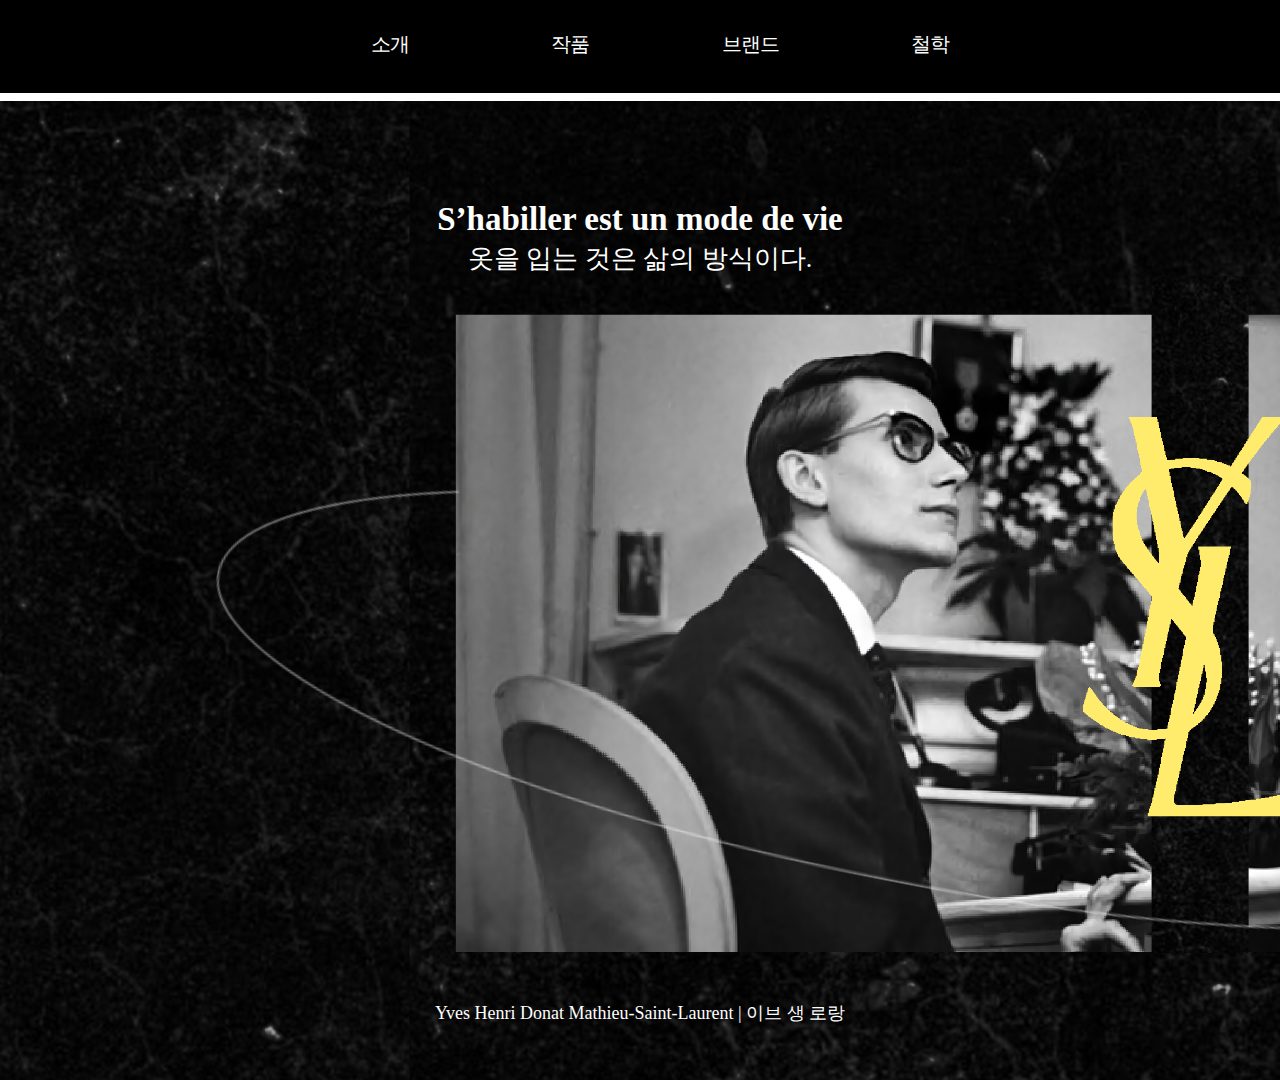
<file: index.html>
<!DOCTYPE html>
<html lang="ko">
<head>
    <meta charset="UTF-8">
    <meta name="viewport" content="width=device-width, initial-scale=1.0">
    <link rel="stylesheet" href="style.css">
    <link rel="icon" href="img/icon.png">
    <meta property="og:url" content="https://1pkro2.github.io/202306058/">
    <meta property="og:title" content="Yves Henri Donat Mathieu-Saint-Laurent, 이브 생 로랑">
    <meta property="og:type" content="website">
    <meta property="og:image" content="https://1pkro2.github.io/202306058/img/bg1.png">
    <meta property="og:description" content="옷을 입는 것은 삶의 방식이다.">
    <title>YSL</title>
</head>
<body>
    <nav>
        <ul>
            <li><a href="pg01.html">소개</a></li>
            <li><a href="pg02.html">작품</a></li>
            <li><a href="pg03.html">브랜드</a></li>
            <li><a href="pg04.html">철학</a></li>
        </ul>
    </nav>
<div class="box1">
    <h1>S’habiller est un mode de vie</h1>
    <h2>옷을 입는 것은 삶의 방식이다.</h2>
    <h3>Yves Henri Donat Mathieu-Saint-Laurent  |  이브 생 로랑</h3>
    <img src="img/bg1.png" alt="">
</div>
</body>
</html>
</file>
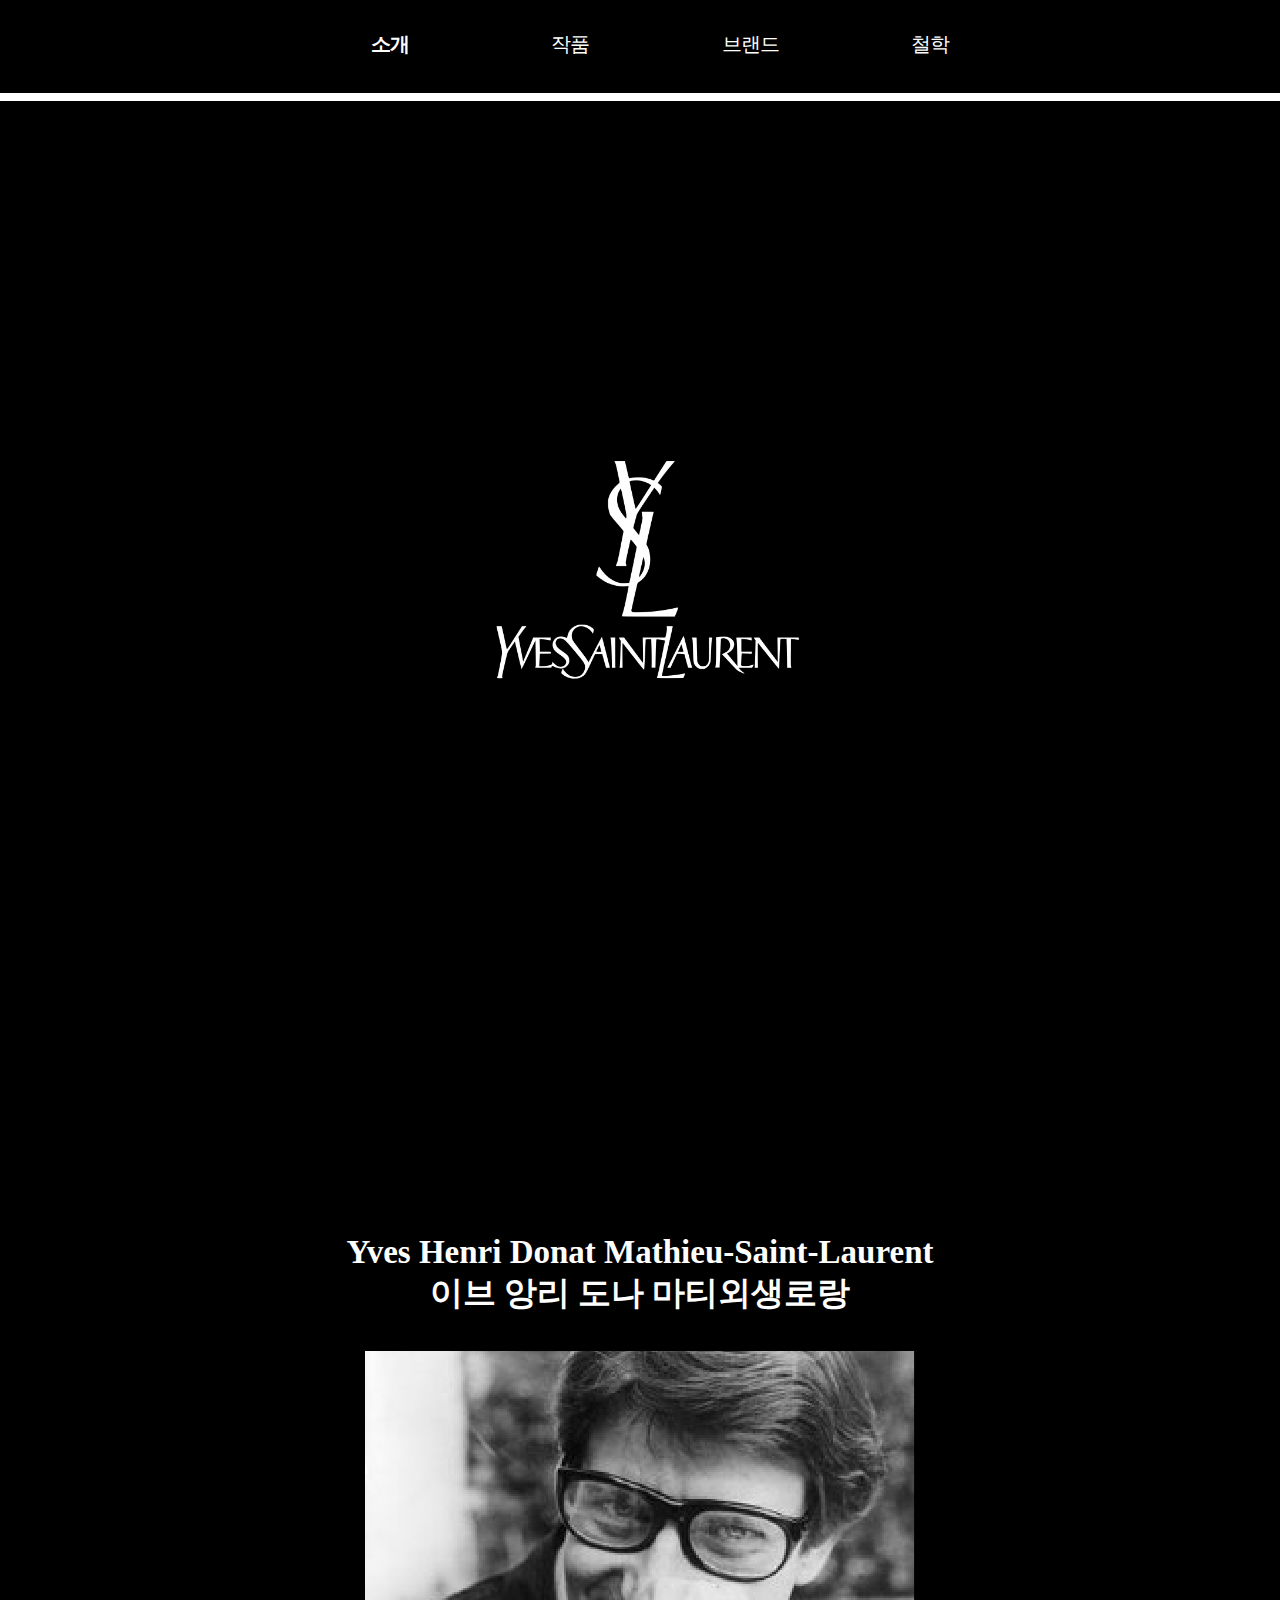
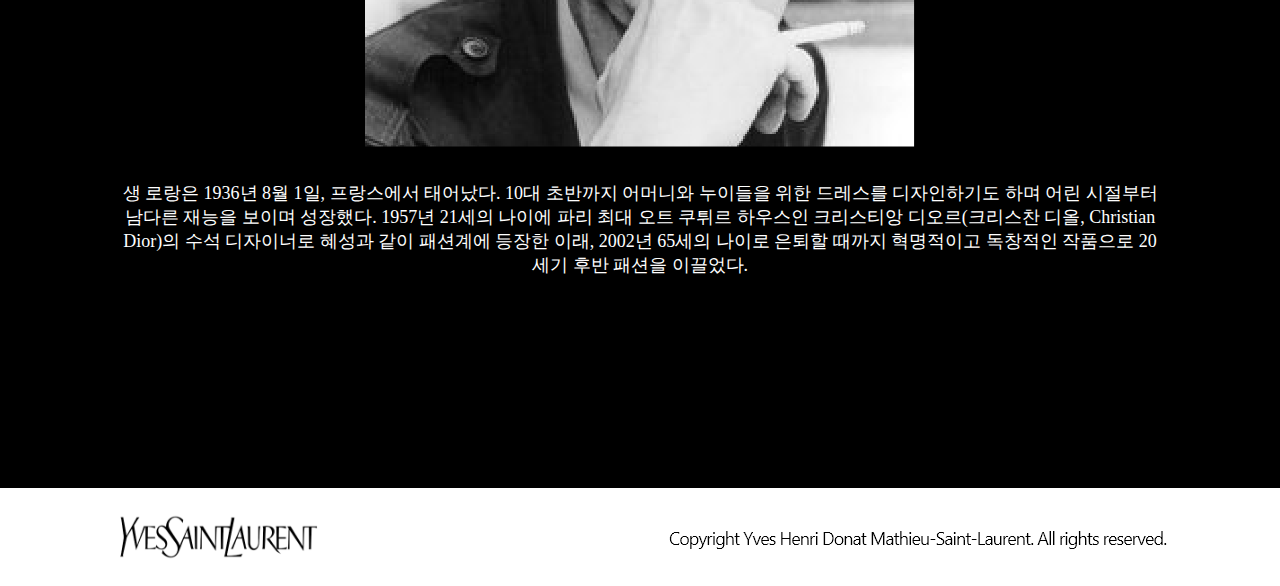
<file: pg01.html>
<!DOCTYPE html>
<html lang="ko">
<head>
    <meta charset="UTF-8">
    <meta name="viewport" content="width=device-width, initial-scale=1.0">
    <title>YSL</title>
    <link rel="stylesheet" href="pg01.css">
    <link rel="icon" href="img/icon.png">
</head>
<body>
    </a>
    <nav>
        <ul>
            <h1><a href="pg01.html">소개</a></h1>
            <li><a href="pg02.html">작품</a></li>
            <li><a href="pg03.html">브랜드</a></li>
            <li><a href="pg04.html">철학</a></li>
        </ul>
    </nav>
<div class="box1">
    <h2>Yves Henri Donat Mathieu-Saint-Laurent<br>이브 앙리 도나 마티외생로랑</h2>
    <h3><img src="img/img2.png" alt=""></h3>
    <h4>생 로랑은 1936년 8월 1일, 프랑스에서 태어났다. 10대 초반까지 어머니와 누이들을 위한 드레스를 디자인하기도 하며 어린 시절부터 남다른 재능을 보이며 성장했다. 1957년 21세의 나이에 파리 최대 오트 쿠튀르 하우스인 크리스티앙 디오르(크리스찬 디올, Christian Dior)의 수석 디자이너로 혜성과 같이 패션계에 등장한 이래, 2002년 65세의 나이로 은퇴할 때까지 혁명적이고 독창적인 작품으로 20세기 후반 패션을 이끌었다.</h4>
    <h5><img src="img/img1.png" alt=""></h5>
    <img src="img/pg1.png" alt="">
</div>
<div class="down"><a href="index.html"><img src="img/logo1.png"></a>
</div>
</body>
</html>
</file>
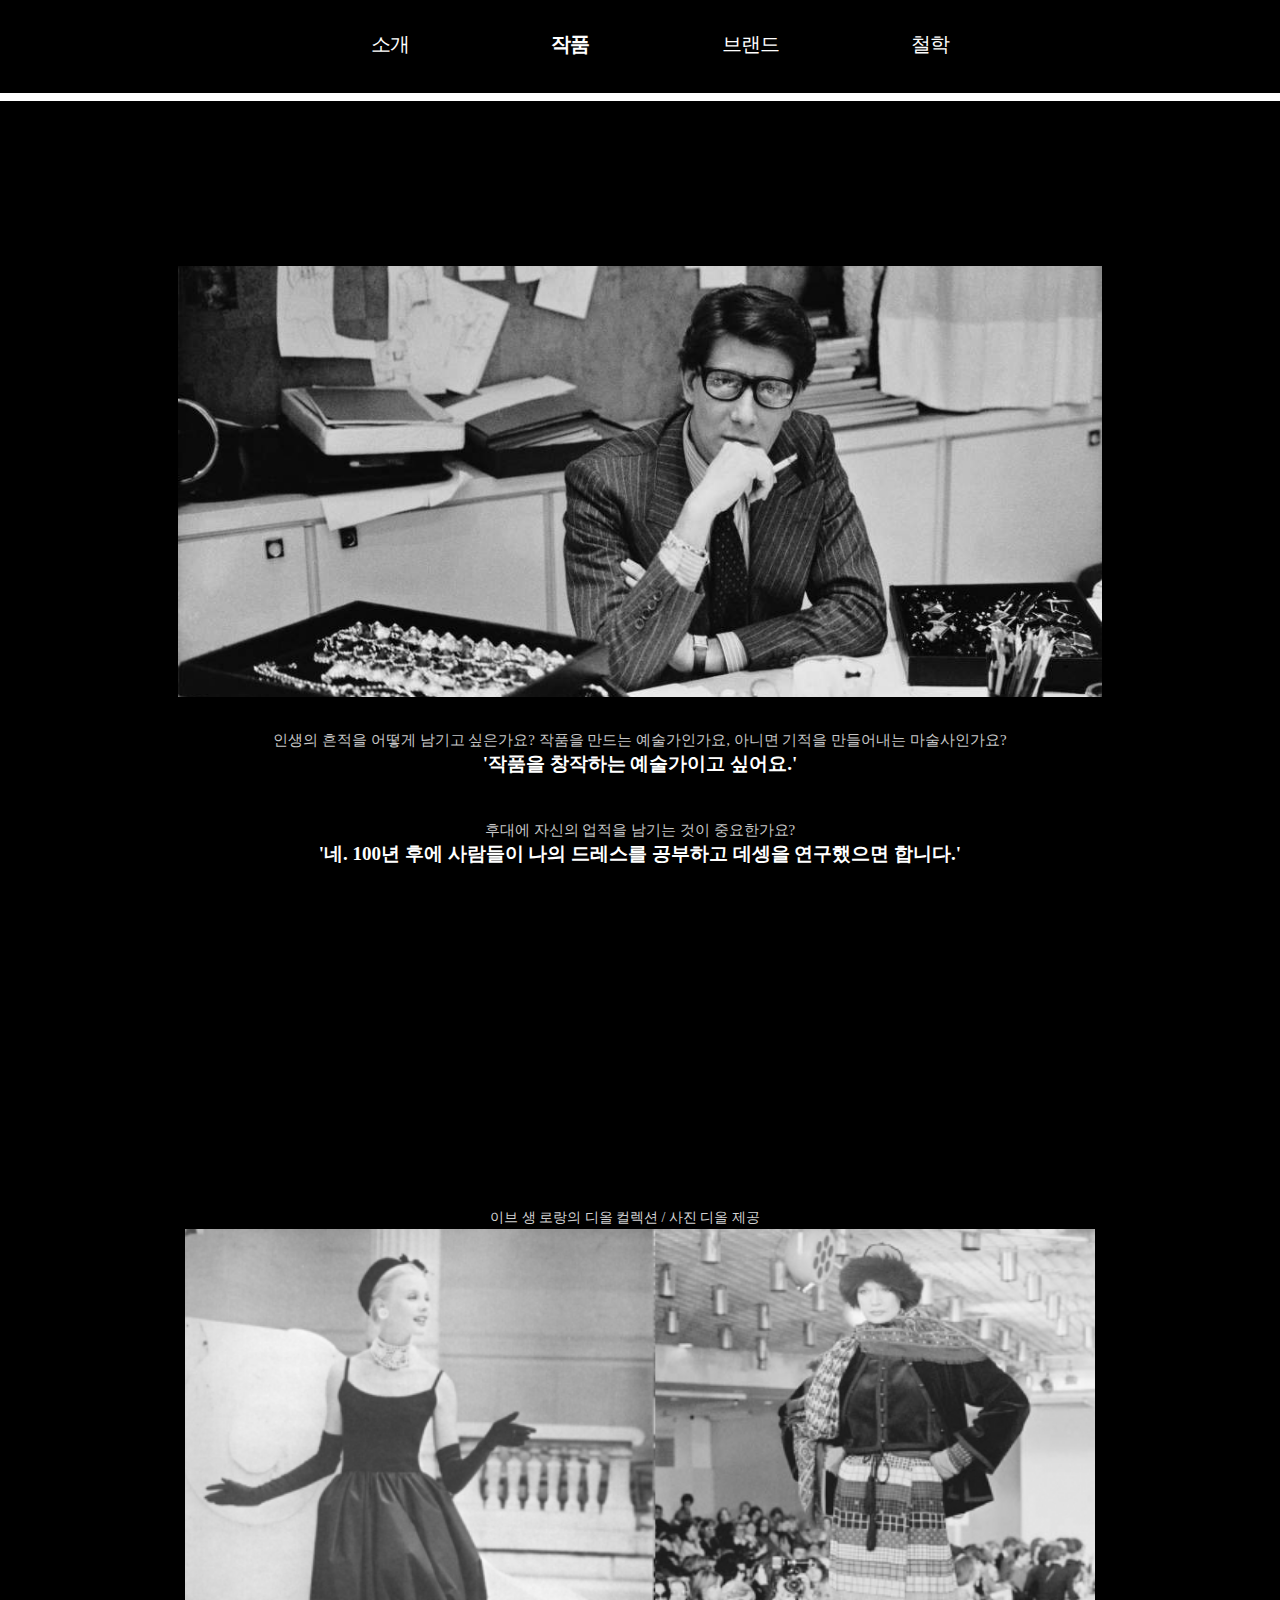
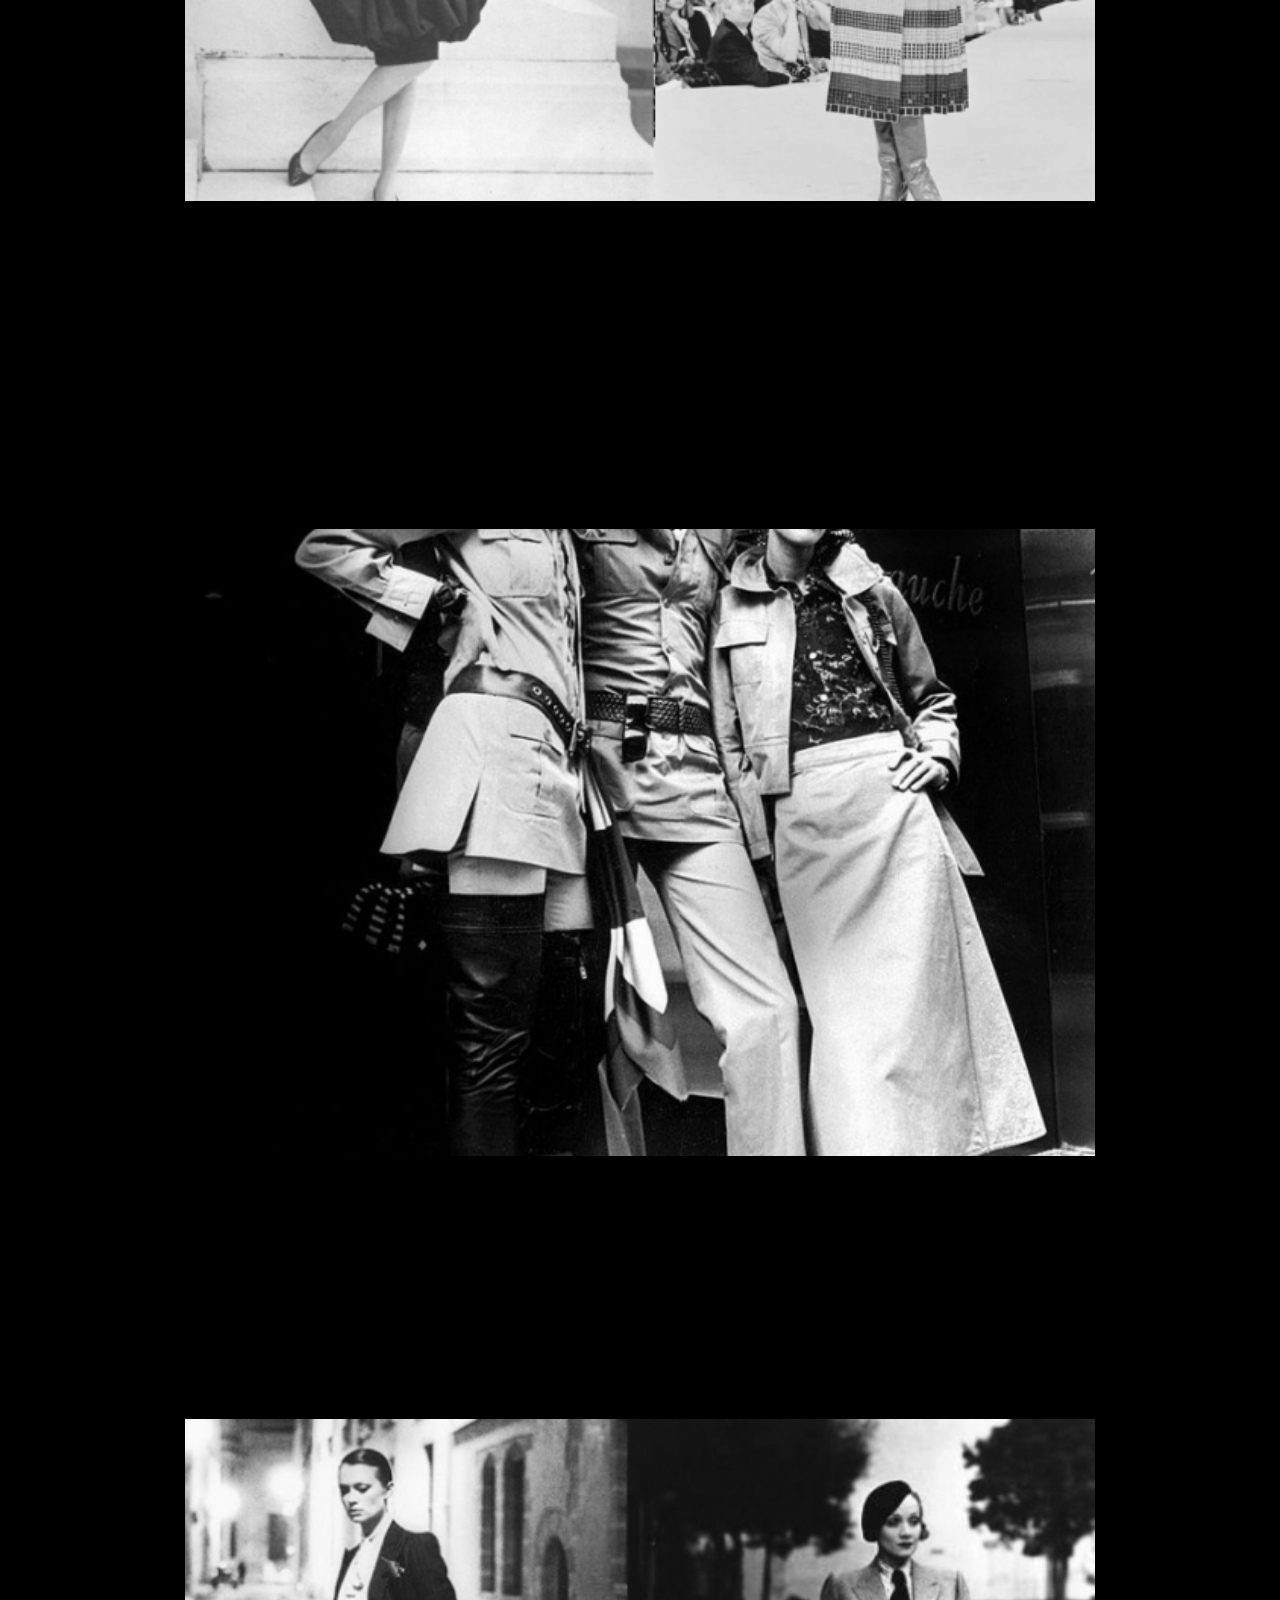
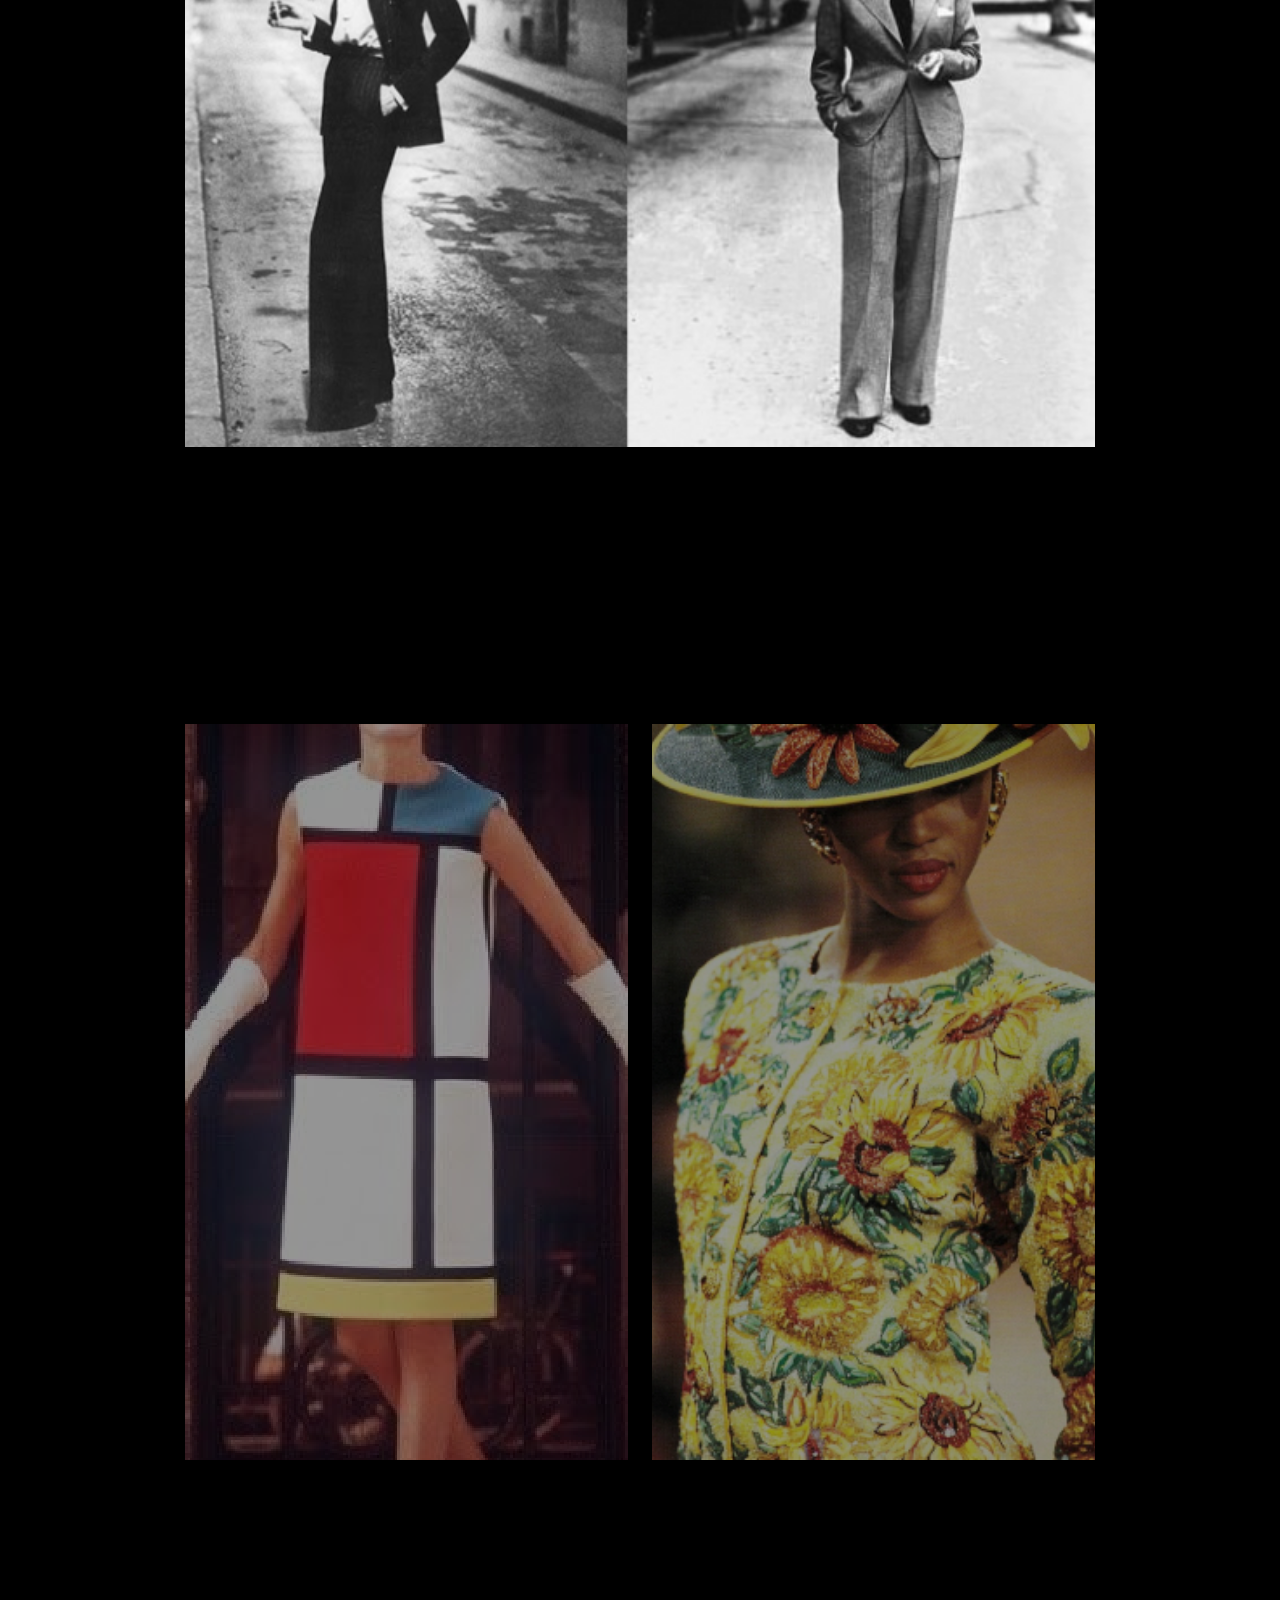
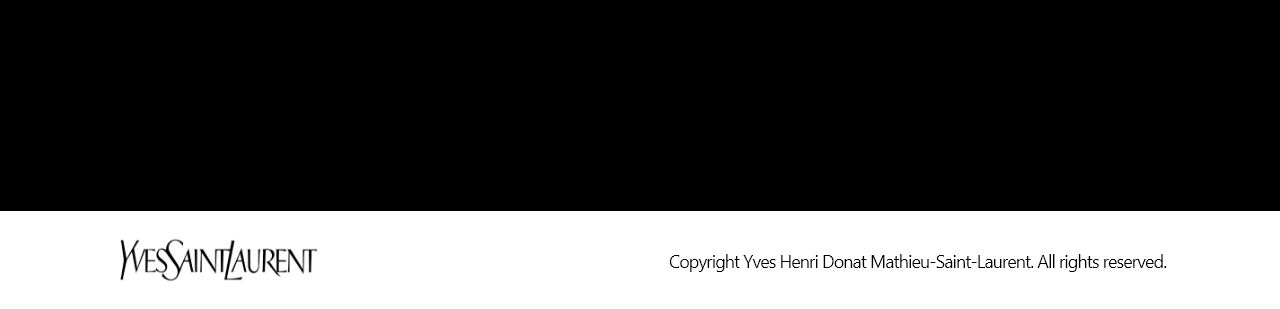
<file: pg02.html>
<!DOCTYPE html>
<html lang="ko">
<head>
    <meta charset="UTF-8">
    <meta name="viewport" content="width=device-width, initial-scale=1.0">
    <title>YSL</title>
    <link rel="stylesheet" href="pg02.css">
    <link rel="icon" href="img/icon.png">
</head>
<body>
    <div class="wrap">
            <nav>
        <ul>
            <li><a href="pg01.html">소개</a></li>
            <h1><a href="pg02.html">작품</a></h1>
            <li><a href="pg03.html">브랜드</a></li>
            <li><a href="pg04.html">철학</a></li>
        </ul>
    </nav>
<div class="box1">
    <h2><img src="img/pg2-1.png" alt=""></h2>
    <h3>인생의 흔적을 어떻게 남기고 싶은가요? 작품을 만드는 예술가인가요, 아니면 기적을 만들어내는 마술사인가요?</h3>
    <h4>'작품을 창작하는 예술가이고 싶어요.'</h4>
    <h5>후대에 자신의 업적을 남기는 것이 중요한가요?</h5>
    <h6>'네. 100년 후에 사람들이 나의 드레스를 공부하고 데셍을 연구했으면 합니다.'</h6>
    <img src="img/pg2.png" alt="">
</div>
<div class="box2">
    <span class="com01">이브 생 로랑의 디올 컬렉션 / 사진 디올 제공</span>
    <span class="com02"><img src="img/img2-1.png"></span>
    <span class="com03"><img src="img/img2-2.png"></span>
    <span class="com04"><img src="img/img2-3.png"></span>
    <span class="com05"><img src="img/img2-4.png"></span>
    <img src="img/pg3.png" alt="">
</div>
<div class="down"><a href="index.html"><img src="img/logo1.png"></a>
</div>
    </div>
</body>
</html>
</file>
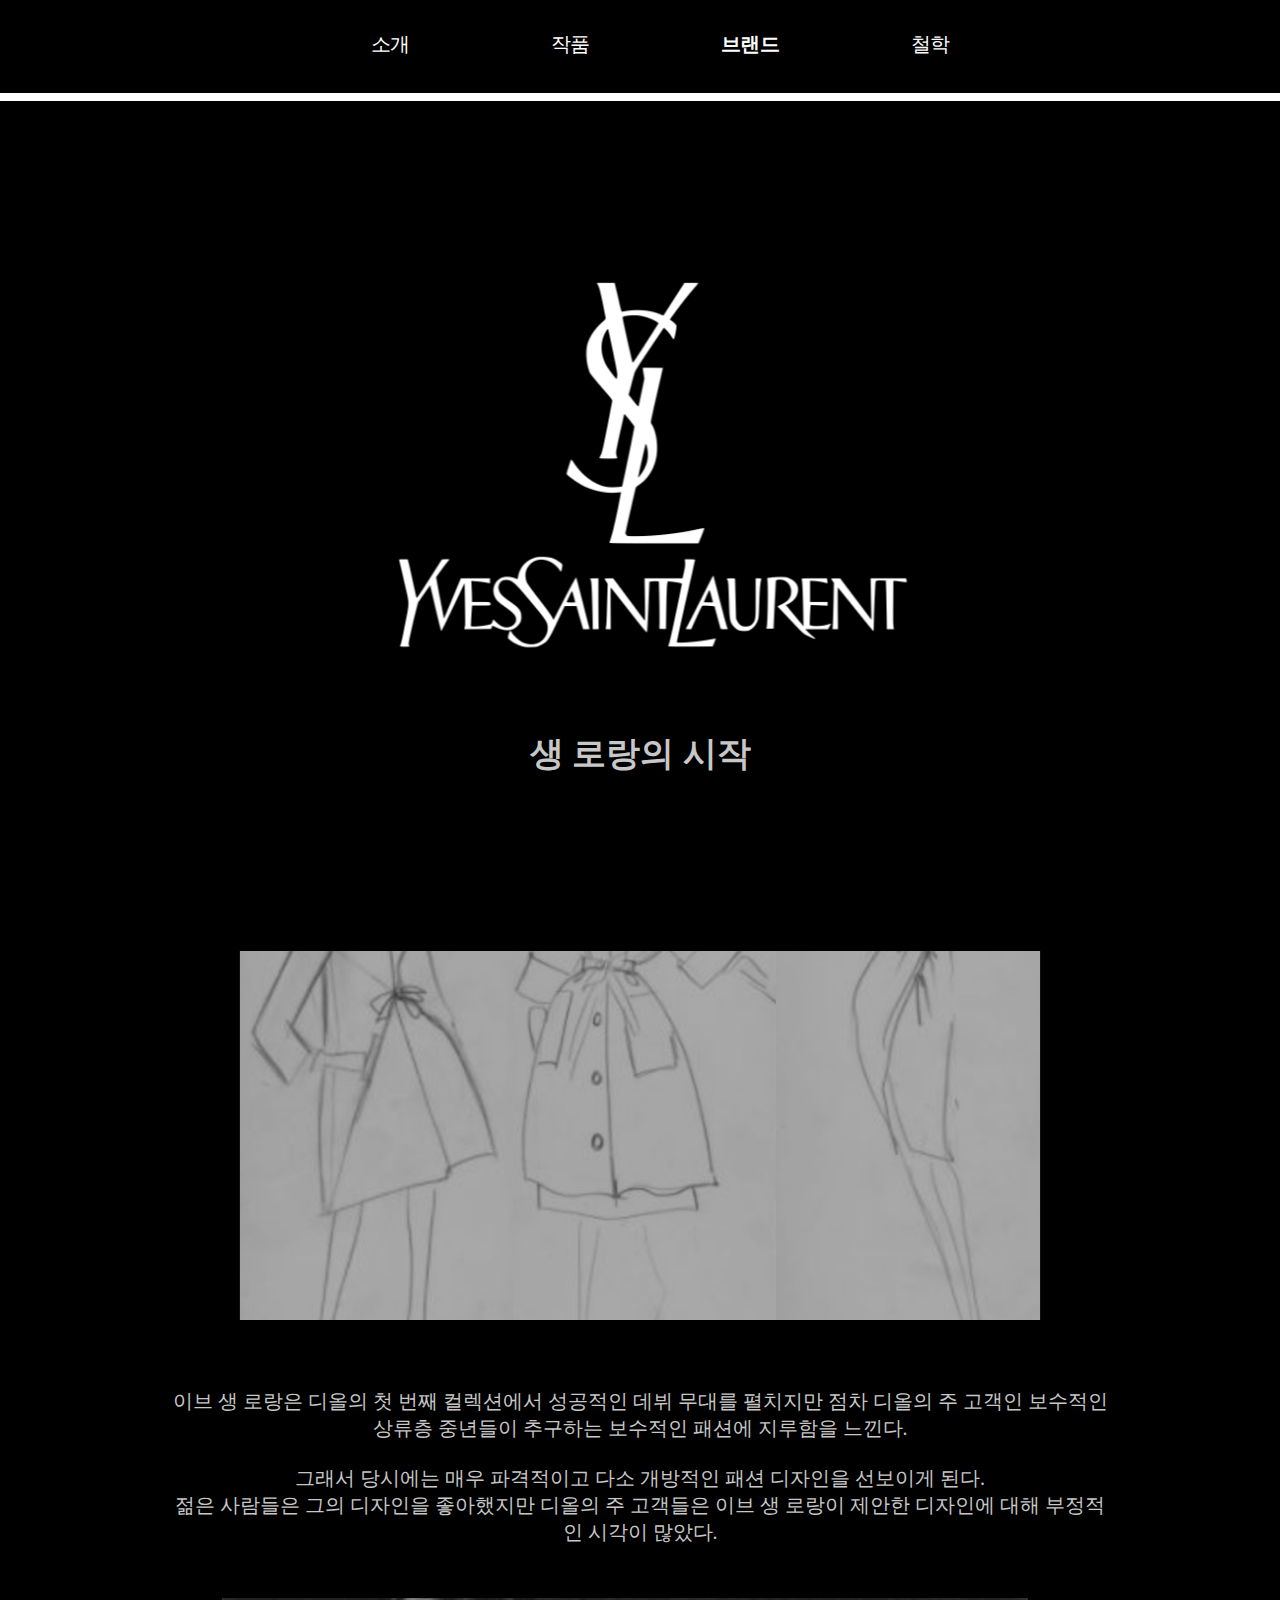
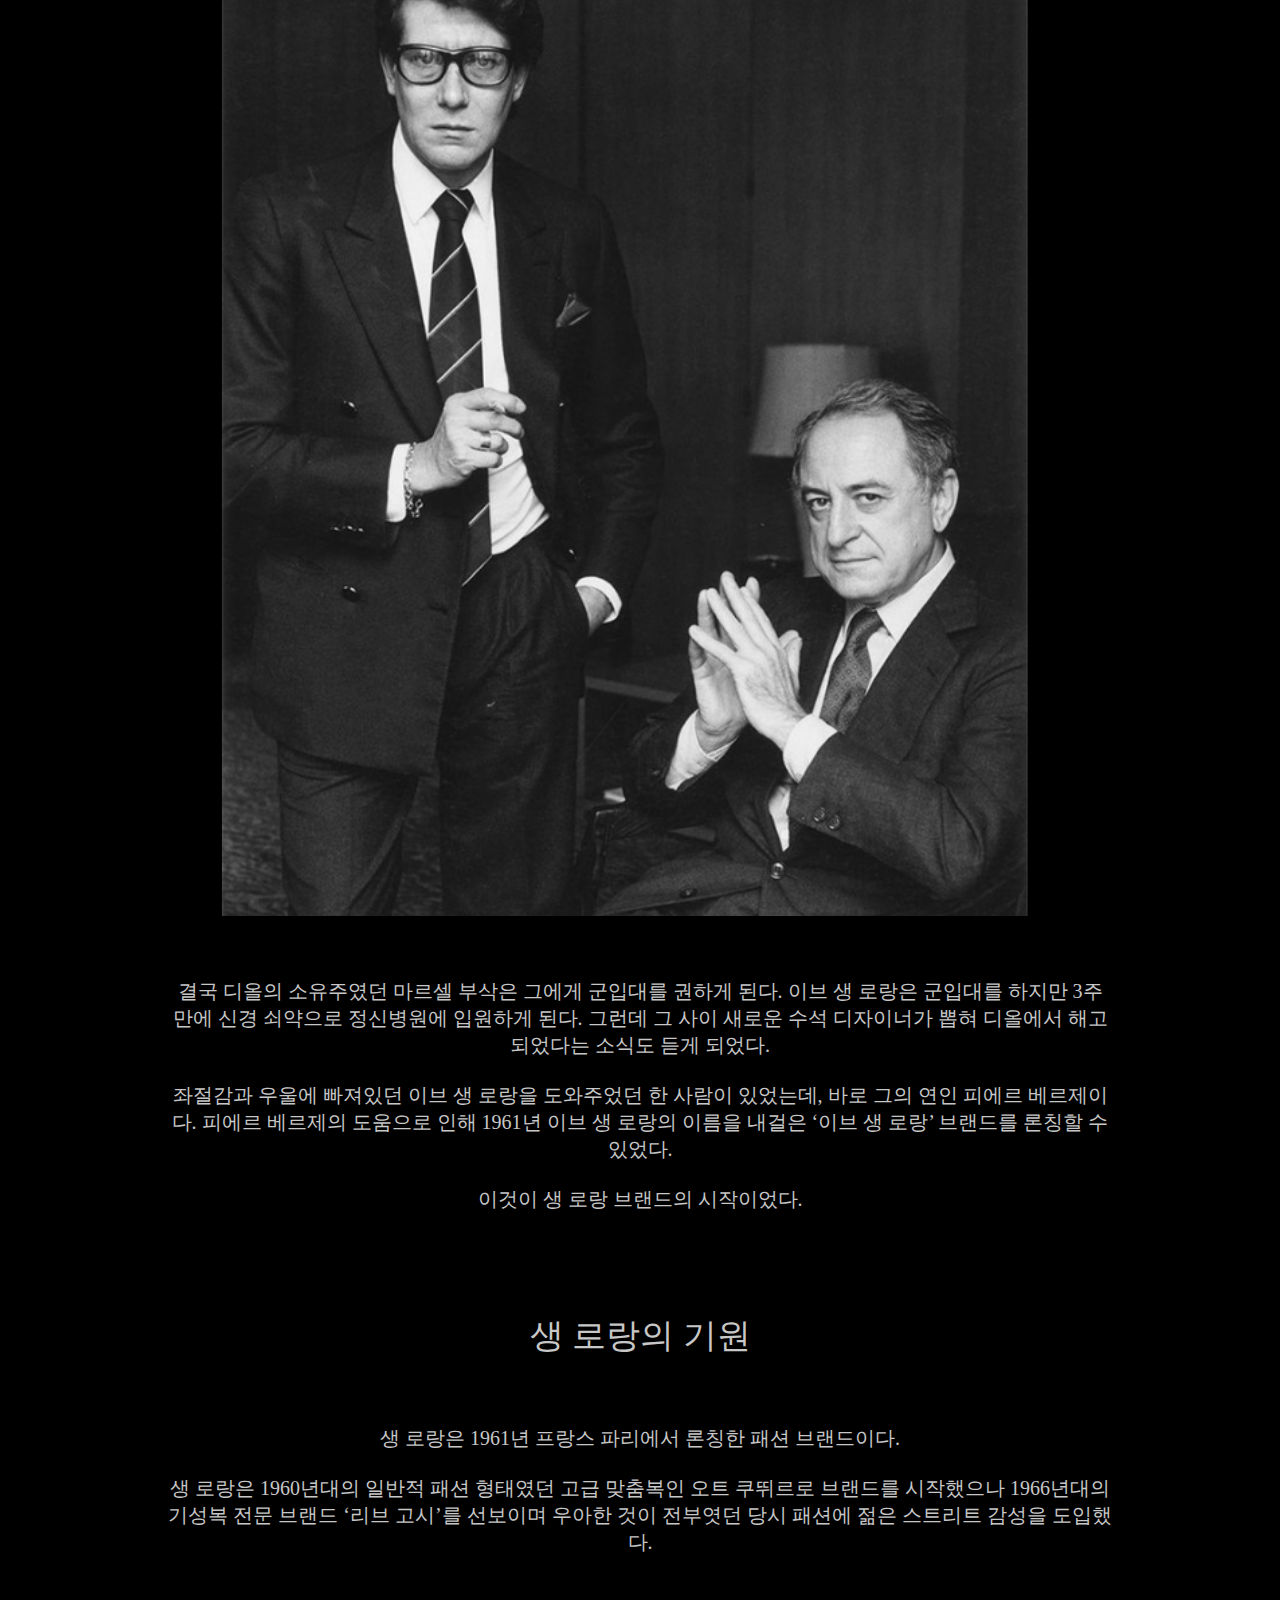
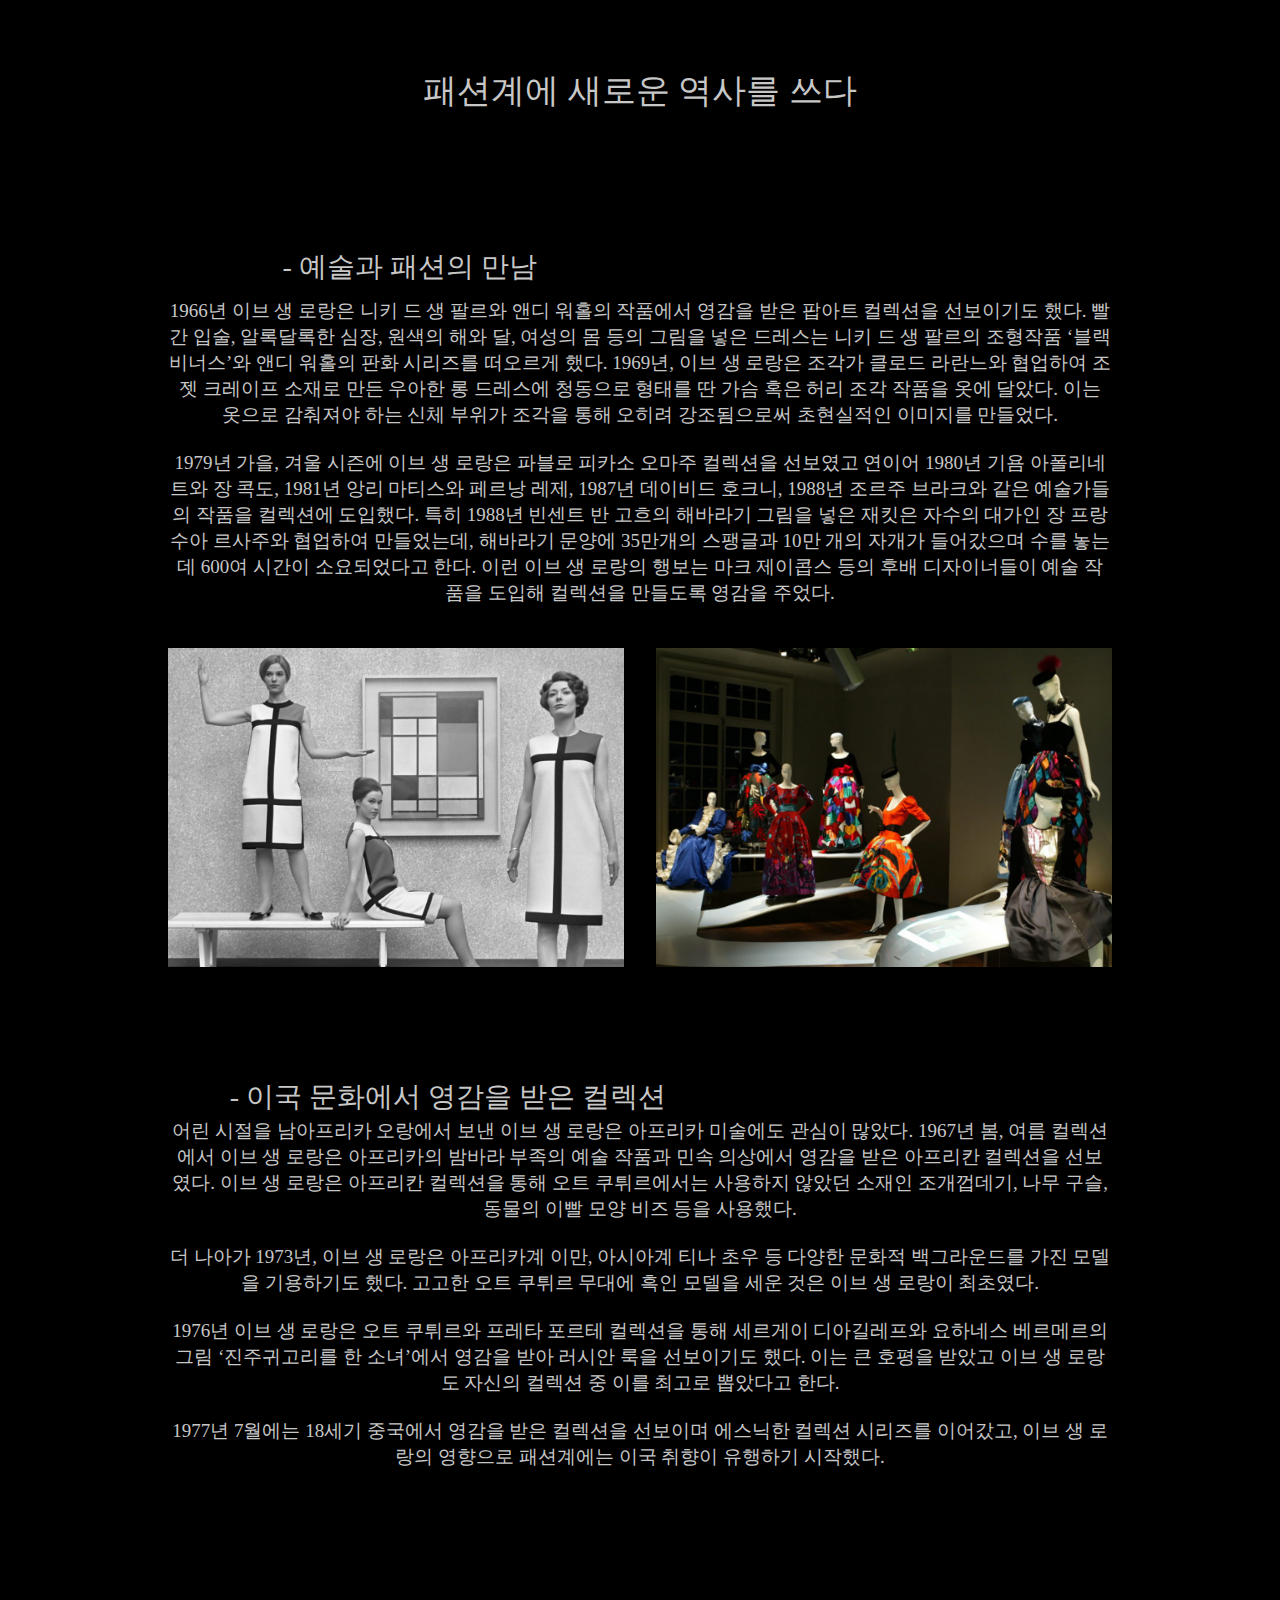
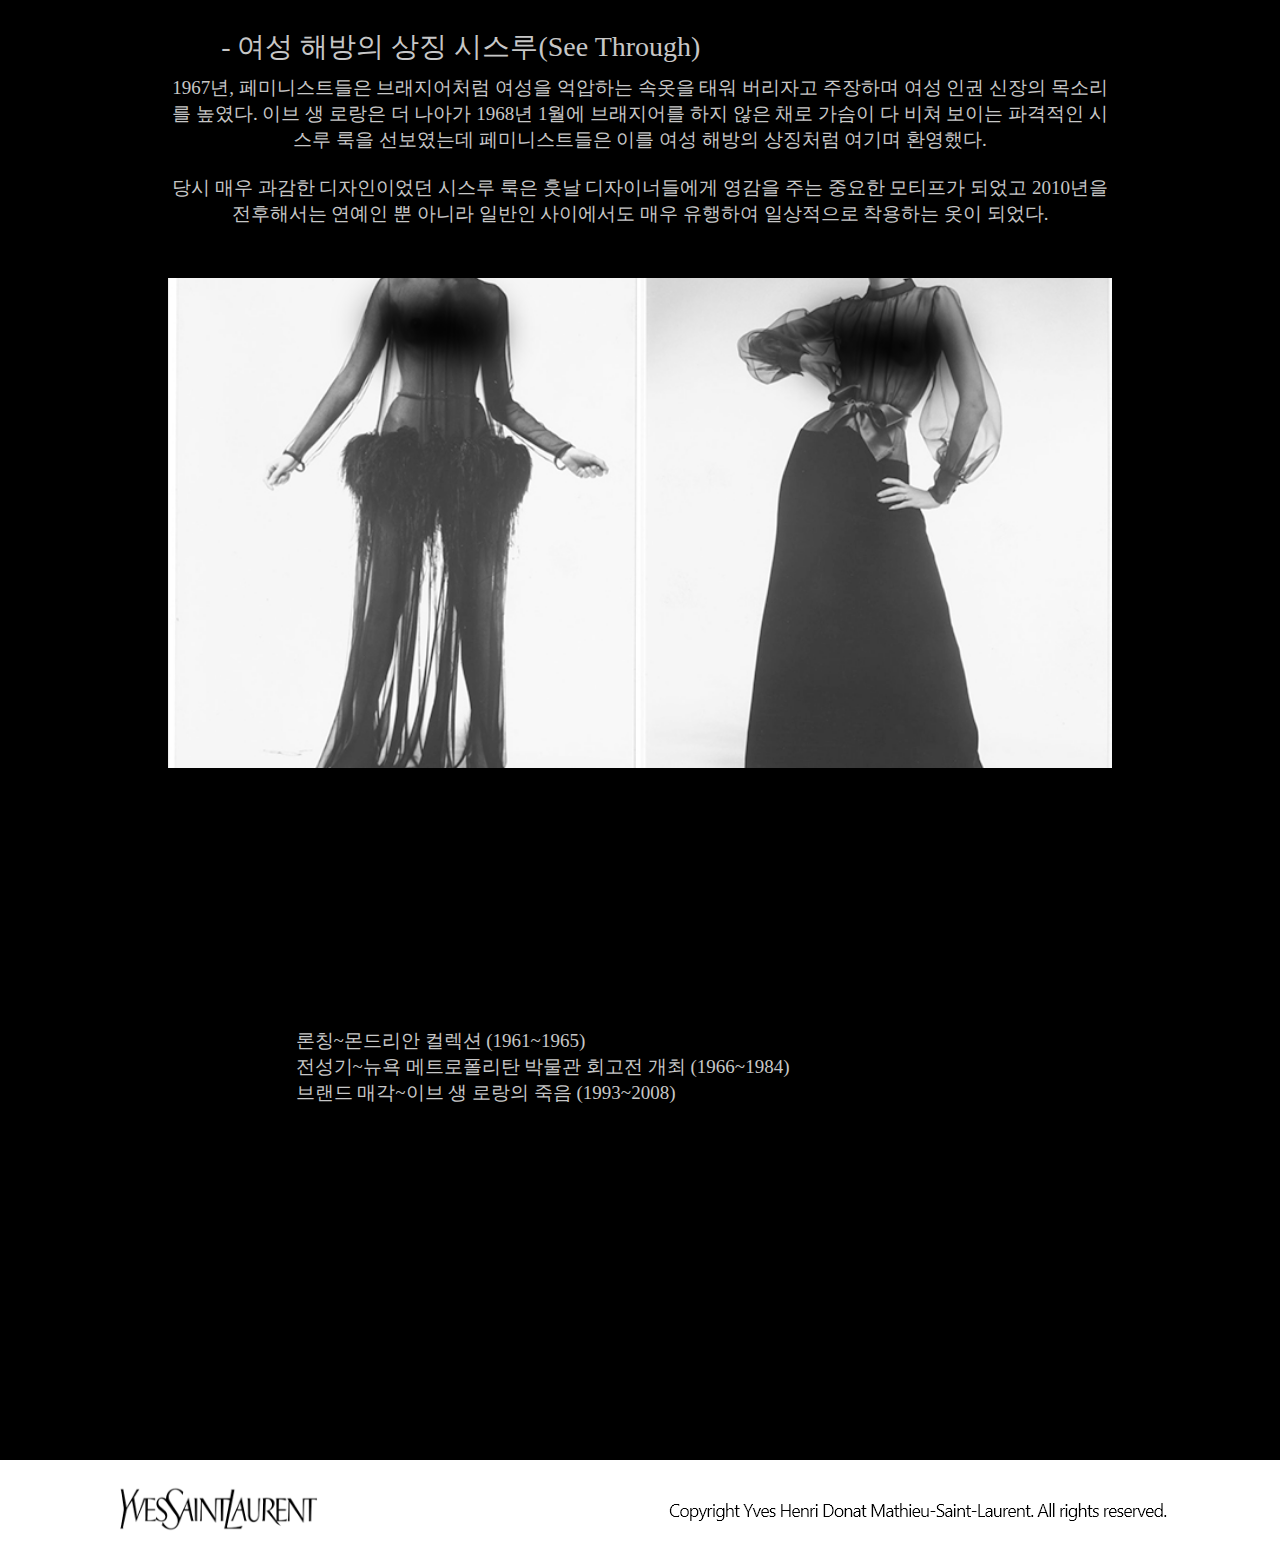
<file: pg03.html>
<!DOCTYPE html>
<html lang="ko">
<head>
    <meta charset="UTF-8">
    <meta name="viewport" content="width=device-width, initial-scale=1.0">
    <title>YSL</title>
    <link rel="stylesheet" href="pg03.css">
    <link rel="icon" href="img/icon.png">
</head>
<body>
    </a>
    <nav>
        <ul>
            <li><a href="pg01.html">소개</a></li>
            <li><a href="pg02.html">작품</a></li>
            <h1><a href="pg03.html">브랜드</a></h1>
            <li><a href="pg04.html">철학</a></li>
        </ul>
    </nav>
<div class="box1">
    <h2><img src="img/img3.png" alt=""></h2>
    <h3>생 로랑의 시작</h3>
    <h4><img src="img/img3-1.png" alt=""></h4>
    <h5>이브 생 로랑은 디올의 첫 번째 컬렉션에서 성공적인 데뷔 무대를 펼치지만 점차 디올의 주 고객인 보수적인 상류층 중년들이 추구하는 보수적인 패션에 지루함을 느낀다.<br><br>그래서 당시에는 매우 파격적이고 다소 개방적인 패션 디자인을 선보이게 된다.<br>젊은 사람들은 그의 디자인을 좋아했지만 디올의 주 고객들은 이브 생 로랑이 제안한 디자인에 대해 부정적인 시각이 많았다. </h5>
    <img src="img/pg4.png" alt="">
</div>
<div class="box2">
    <span class="com01"><img src="img/img3-2.png" alt=""></span>
    <span class="com02">결국 디올의 소유주였던 마르셀 부삭은 그에게 군입대를 권하게 된다. 이브 생 로랑은 군입대를 하지만 3주 만에 신경 쇠약으로 정신병원에 입원하게 된다. 그런데 그 사이 새로운 수석 디자이너가 뽑혀 디올에서 해고되었다는 소식도 듣게 되었다.<br><br>좌절감과 우울에 빠져있던 이브 생 로랑을 도와주었던 한 사람이 있었는데, 바로 그의 연인 피에르 베르제이다. 피에르 베르제의 도움으로 인해 1961년 이브 생 로랑의 이름을 내걸은 ‘이브 생 로랑’ 브랜드를 론칭할 수 있었다.<br><br>이것이 생 로랑 브랜드의 시작이었다.</span>
    <span class="com03">생 로랑의 기원</span>
    <span class="com04">생 로랑은 1961년 프랑스 파리에서 론칭한 패션 브랜드이다.<br><br>생 로랑은 1960년대의 일반적 패션 형태였던 고급 맞춤복인 오트 쿠뛰르로 브랜드를 시작했으나 1966년대의 기성복 전문 브랜드 ‘리브 고시’를 선보이며 우아한 것이 전부엿던 당시 패션에 젊은 스트리트 감성을 도입했다.</span>
    <span class="com05">패션계에 새로운 역사를 쓰다</span>
    <span class="com06">- 예술과 패션의 만남</span>
    <span class="com07">1966년 이브 생 로랑은 니키 드 생 팔르와 앤디 워홀의 작품에서 영감을 받은 팝아트 컬렉션을 선보이기도 했다. 빨간 입술, 알록달록한 심장, 원색의 해와 달, 여성의 몸 등의 그림을 넣은 드레스는 니키 드 생 팔르의 조형작품 ‘블랙 비너스’와 앤디 워홀의 판화 시리즈를 떠오르게 했다. 1969년, 이브 생 로랑은 조각가 클로드 라란느와 협업하여 조젯 크레이프 소재로 만든 우아한 롱 드레스에 청동으로 형태를 딴 가슴 혹은 허리 조각 작품을 옷에 달았다. 이는 옷으로 감춰져야 하는 신체 부위가 조각을 통해 오히려 강조됨으로써 초현실적인 이미지를 만들었다.<br><br>1979년 가을, 겨울 시즌에 이브 생 로랑은 파블로 피카소 오마주 컬렉션을 선보였고 연이어 1980년 기욤 아폴리네트와 장 콕도, 1981년 앙리 마티스와 페르낭 레제, 1987년 데이비드 호크니, 1988년 조르주 브라크와 같은 예술가들의 작품을 컬렉션에 도입했다. 특히 1988년 빈센트 반 고흐의 해바라기 그림을 넣은 재킷은 자수의 대가인 장 프랑수아 르사주와 협업하여 만들었는데, 해바라기 문양에 35만개의 스팽글과 10만 개의 자개가 들어갔으며 수를 놓는 데 600여 시간이 소요되었다고 한다. 이런 이브 생 로랑의 행보는 마크 제이콥스 등의 후배 디자이너들이 예술 작품을 도입해 컬렉션을 만들도록 영감을 주었다.</span>
    <span class="com08"><img src="img/img3-3.png" alt=""></span>
    <span class="com09">- 이국 문화에서 영감을 받은 컬렉션</span>
    <span class="com10">어린 시절을 남아프리카 오랑에서 보낸 이브 생 로랑은 아프리카 미술에도 관심이 많았다. 1967년 봄, 여름 컬렉션에서 이브 생 로랑은 아프리카의 밤바라 부족의 예술 작품과 민속 의상에서 영감을 받은 아프리칸 컬렉션을 선보였다. 이브 생 로랑은 아프리칸 컬렉션을 통해 오트 쿠튀르에서는 사용하지 않았던 소재인 조개껍데기, 나무 구슬, 동물의 이빨 모양 비즈 등을 사용했다.<br><br>더 나아가 1973년, 이브 생 로랑은 아프리카계 이만, 아시아계 티나 초우 등 다양한 문화적 백그라운드를 가진 모델을 기용하기도 했다. 고고한 오트 쿠튀르 무대에 흑인 모델을 세운 것은 이브 생 로랑이 최초였다.<br><br>1976년 이브 생 로랑은 오트 쿠튀르와 프레타 포르테 컬렉션을 통해 세르게이 디아길레프와 요하네스 베르메르의 그림 ‘진주귀고리를 한 소녀’에서 영감을 받아 러시안 룩을 선보이기도 했다. 이는 큰 호평을 받았고 이브 생 로랑도 자신의 컬렉션 중 이를 최고로 뽑았다고 한다.<br><br>1977년 7월에는 18세기 중국에서 영감을 받은 컬렉션을 선보이며 에스닉한 컬렉션 시리즈를 이어갔고, 이브 생 로랑의 영향으로 패션계에는 이국 취향이 유행하기 시작했다.</span>
    <span class="com11">- 여성 해방의 상징 시스루(See Through)</span>
    <span class="com12">1967년, 페미니스트들은 브래지어처럼 여성을 억압하는 속옷을 태워 버리자고 주장하며 여성 인권 신장의 목소리를 높였다. 이브 생 로랑은 더 나아가 1968년 1월에 브래지어를 하지 않은 채로 가슴이 다 비쳐 보이는 파격적인 시스루 룩을 선보였는데 페미니스트들은 이를 여성 해방의 상징처럼 여기며 환영했다.<br><br>당시 매우 과감한 디자인이었던 시스루 룩은 훗날 디자이너들에게 영감을 주는 중요한 모티프가 되었고 2010년을 전후해서는 연예인 뿐 아니라 일반인 사이에서도 매우 유행하여 일상적으로 착용하는 옷이 되었다.</span>
    <span class="com13"><img src="img/img3-4.png"></span>
    <span class="com14">론칭~몬드리안 컬렉션 (1961~1965)<br>전성기~뉴욕 메트로폴리탄 박물관 회고전 개최 (1966~1984)<br>브랜드 매각~이브 생 로랑의 죽음 (1993~2008)</span>
    <img src="img/pg5.png" alt="">
</div>
<div class="box3"></div>
<div class="down"><a href="index.html"><img src="img/logo1.png"></a>
</div>
</body>
</html>
</file>
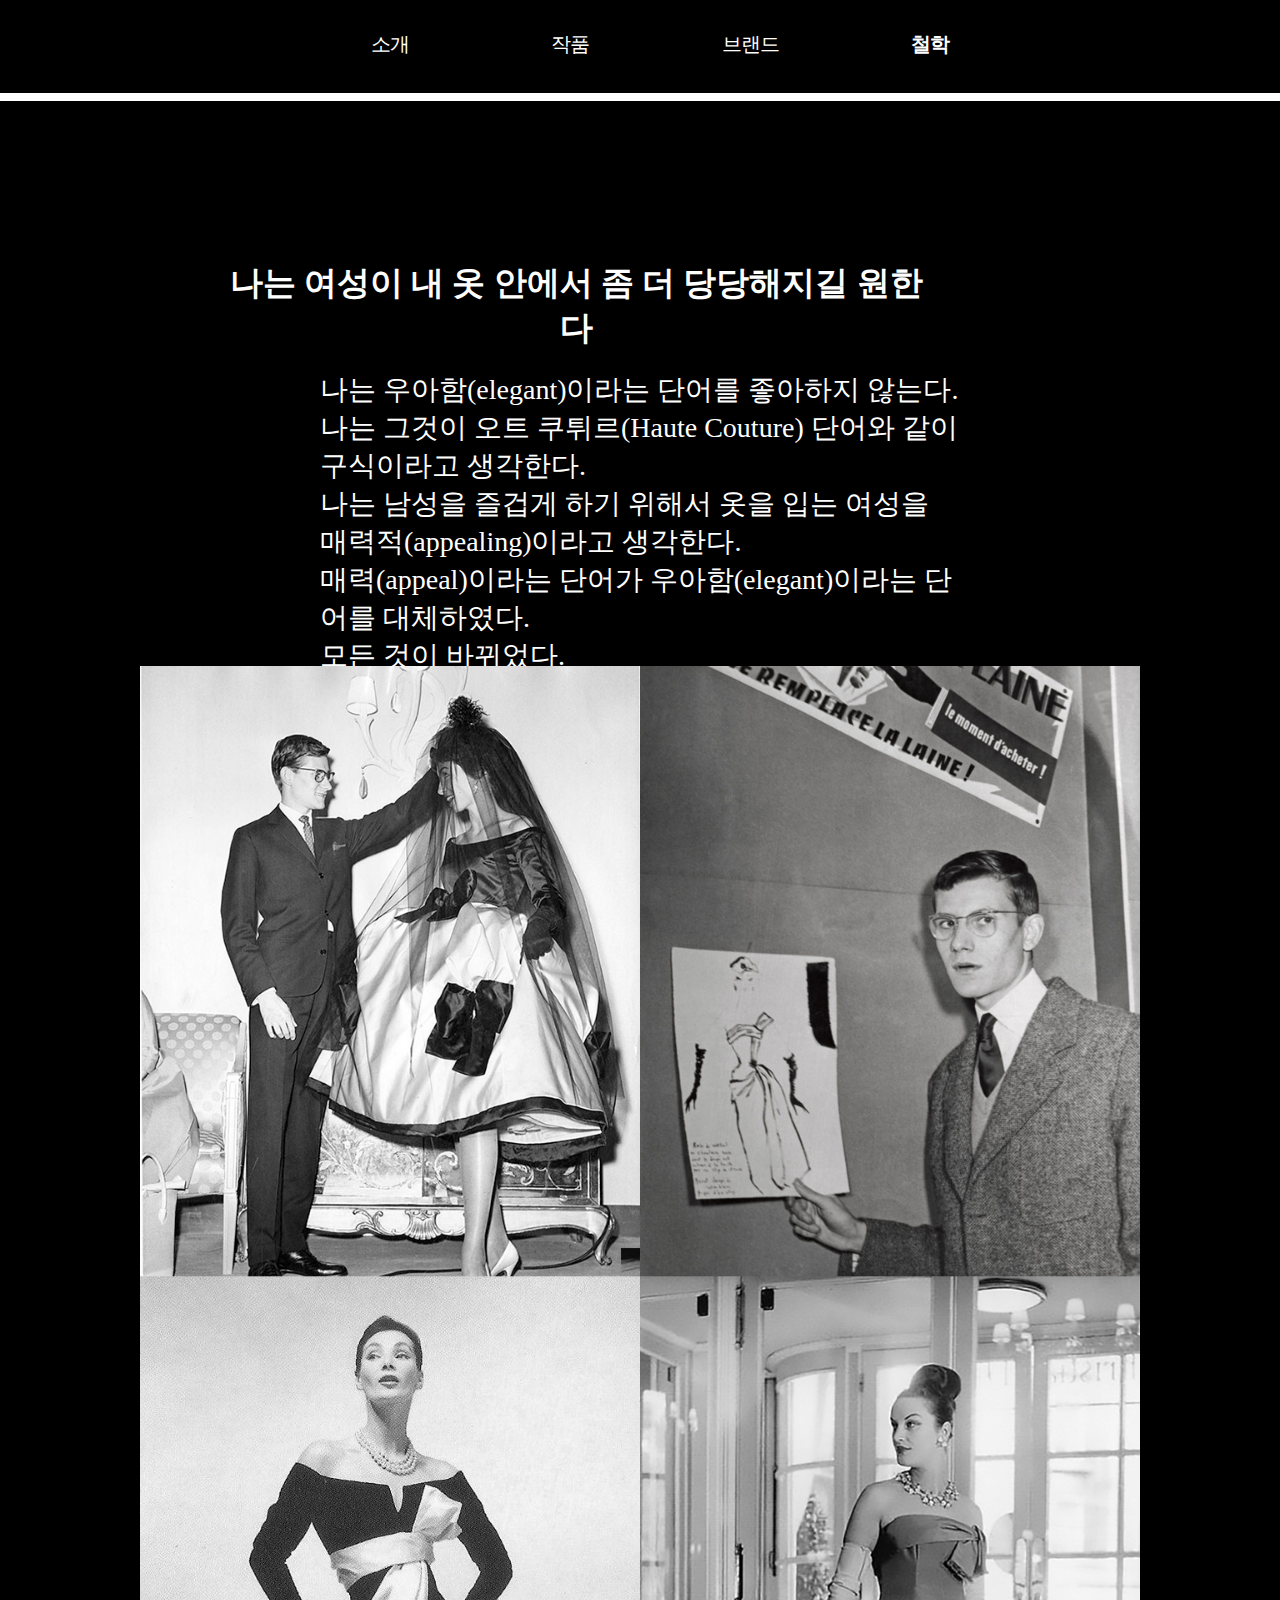
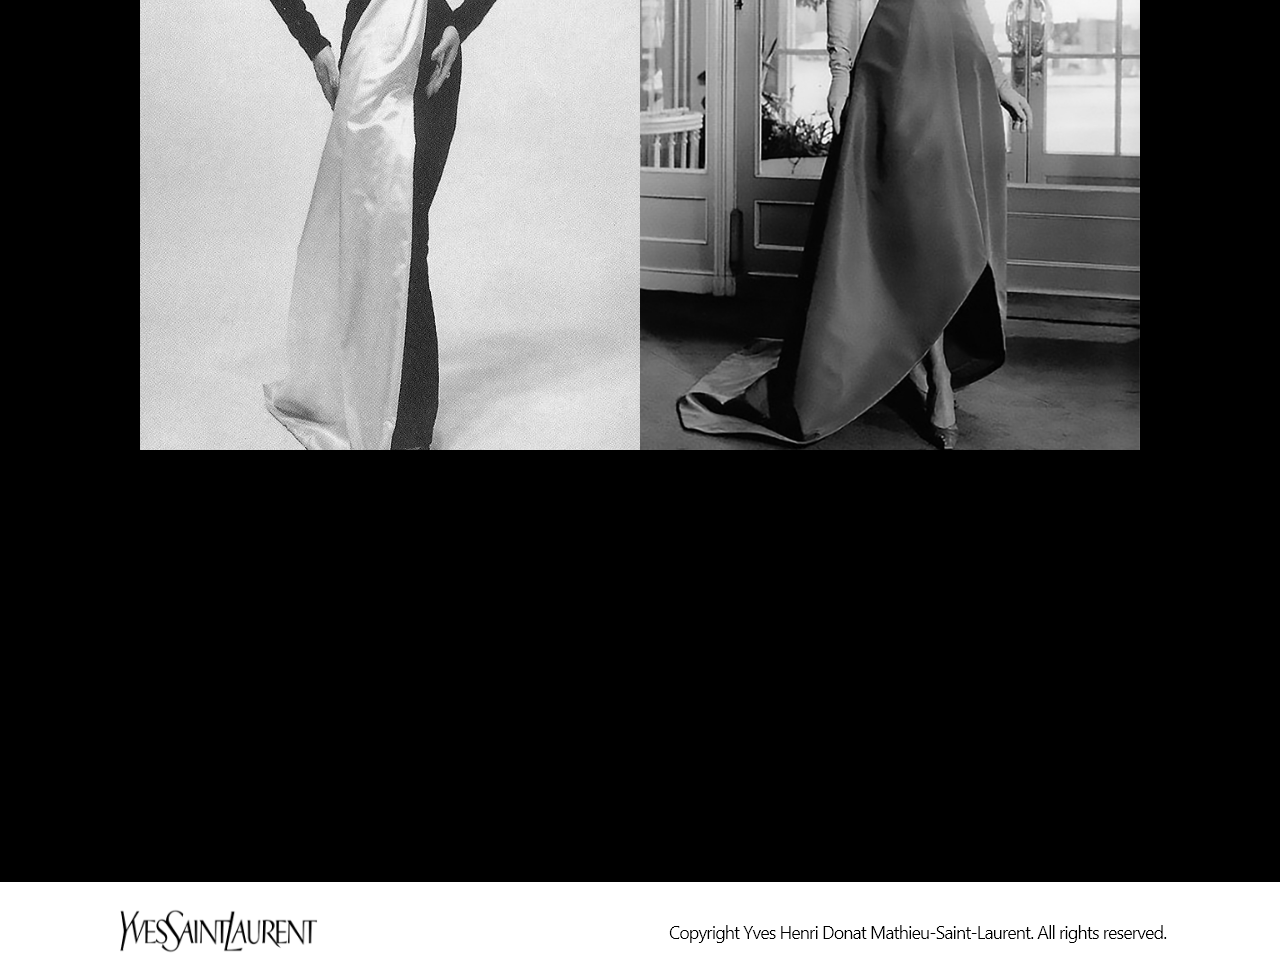
<file: pg04.html>
<!DOCTYPE html>
<html lang="ko">
<head>
    <meta charset="UTF-8">
    <meta name="viewport" content="width=device-width, initial-scale=1.0">
    <title>YSL</title>
    <link rel="stylesheet" href="pg04.css">
    <link rel="icon" href="img/icon.png">
</head>
<body>
    </a>
    <nav>
        <ul>
            <li><a href="pg01.html">소개</a></li>
            <li><a href="pg02.html">작품</a></li>
            <li><a href="pg03.html">브랜드</a></li>
            <h1><a href="pg04.html">철학</a></h1>
        </ul>
    </nav>
<div class="box1">
    <h2>나는 여성이 내 옷 안에서 좀 더 당당해지길 원한다</h2>
    <h3>나는 우아함(elegant)이라는 단어를 좋아하지 않는다.<br>
        나는 그것이 오트 쿠튀르(Haute Couture) 단어와 같이 구식이라고 생각한다.<br>
        나는 남성을 즐겁게 하기 위해서 옷을 입는 여성을 매력적(appealing)이라고 생각한다.<br>
        매력(appeal)이라는 단어가 우아함(elegant)이라는 단어를 대체하였다.<br>
        모든 것이 바뀌었다.<br>
        옷 입는 방식보다 삶의 방식이 중요하다.</h3>
    <h4><img src="img/img4.png"></h4>
    <img src="img/pg6.png" alt="">
</div>
<div class="down"><a href="index.html"><img src="img/logo1.png"></a>
</div>
</body>
</html>
</file>
<file: style.css>
@font-face {
    font-family: 'Noto Snas KR';
    src: url(https://fonts.googleapis.com/css2?family=Noto+Sans+KR:wght@100;200;300;400;500;600;700;800;900&display=swap);
}

*{
    margin:0;
    list-style: none;
    font-size: 0;
    font-family: 'Noto Sans KR';
  }


nav{
    height: 93px;
    background-color: black;
    display: flex;
    justify-content: center;
    align-items: center;
    margin: 0 auto;
    position: relative;
    margin-bottom: 8px;
}
nav ul{
    width: 620px;
    display: flex;
    justify-content: space-between;
}

li:after{
  display:block;
  content: '';
  border-bottom: solid 4px #dbc501;
  transform: scaleX(0);
  transition: transform 350ms ease-in-out;
}
li:hover:after {transform: scaleX(1);}

nav ul li a{
    display: block;
    width: 80px;
    text-align: center;
    font-family: "din-condensed", sans-serif;
    font-weight: 300;
    font-style: normal;
    font-size: 20px;
    letter-spacing: -1px;
    color: white;
    text-decoration: none;
}

.box1{
  position: relative;
  text-align: center;
  background-color: black;
  background-size: 100vw;
}

.box1 h1{position: absolute;
    text-align: center;
    left: 50%; transform:
    translateX(-50%);
    margin-top: 100px;
    color: rgb(255, 255, 255);
    font-size: 33px;}

.box1 h2{position: absolute;
    text-align: center;
     left: 50%; transform:
   translateX(-50%);
    margin-top: 140px;
   color: white;
   font-size: 26px;
   Font-weight: 100
  }

.box1 h3{position: absolute;
    text-align: center;
     left: 50%; transform:
   translateX(-50%);
    margin-top: 900px;
   color: white;
   font-size: 18px;
   Font-weight: 100
  }
</file>
<file: pg01.css>
@font-face {
    font-family: 'Noto Snas KR';
    src: url(https://fonts.googleapis.com/css2?family=Noto+Sans+KR:wght@100;200;300;400;500;600;700;800;900&display=swap);
}

*{
    margin:0;
    list-style: none;
    font-size: 0;
    font-family: 'Noto Sans KR';
  }


  nav{
    height: 93px;
    background-color: black;
    display: flex;
    justify-content: center;
    align-items: center;
    margin: 0 auto;
    position: relative;
    margin-bottom: 8px;
}
nav ul{
    width: 620px;
    display: flex;
    justify-content: space-between;
}

li:after{
  display:block;
  content: '';
  border-bottom: solid 4px #dbc501;
  transform: scaleX(0);
  transition: transform 350ms ease-in-out;
}
li:hover:after {transform: scaleX(1);}

nav ul li a{
    display: block;
    width: 80px;
    text-align: center;
    font-family: "din-condensed", sans-serif;
    font-weight: 300;
    font-style: normal;
    font-size: 20px;
    letter-spacing: -1px;
    color: white;
    text-decoration: none;
}

nav ul h1 a{
    display: block;
    width: 80px;
    text-align: center;
    font-weight: bold;
    font-style: normal;
    font-size: 20px;
    letter-spacing: -0.6px;
    color: white;
    text-decoration: none;
}

h1:after{
    display:block;
    content: '';
    border-bottom: solid 4px #dbc501;
    transform: scaleX(0);
    transition: transform 350ms ease-in-out;
  }
  h1:hover:after {transform: scaleX(1);}

.box1{
  position: relative;
  text-align: center;
  background-color: black;
  background-size: 100vw;
  margin-bottom: 25px;
}

.box1 h2{position: absolute;
    text-align: center;
    left: 50%; transform:
    translateX(-50%);
    margin-top: 1133px;
    color: rgb(255, 255, 255);
    font-size: 33px;}

.box1 h3{position: absolute;
    text-align: center;
     left: 50%; transform:
   translateX(-50%);
    margin-top: 350px;
  }

.box1 h4{position: absolute;
    text-align: center;
    width: 1050px;
     left: 50%; transform:
   translateX(-50%);
    margin-top: 1680px;
   color: white;
   font-size: 18px;
   Font-weight: 100
  }

  .box1 h5{position: absolute;
    text-align: center;
     left: 50%; transform:
   translateX(-50%);
    margin-top: 1250px;
  }

  .down{
    text-align: center;
    margin-bottom: 25px;
    
  }
</file>
<file: pg02.css>
@font-face {
    font-family: 'Noto Snas KR';
    src: url(https://fonts.googleapis.com/css2?family=Noto+Sans+KR:wght@100;200;300;400;500;600;700;800;900&display=swap);
}

*{
    margin:0;
    list-style: none;
    font-size: 0;
    font-family: 'Noto Sans KR';
  }


  nav{
    height: 93px;
    background-color: black;
    display: flex;
    justify-content: center;
    align-items: center;
    margin: 0 auto;
    position: relative;
    margin-bottom: 8px;
}
nav ul{
    width: 620px;
    display: flex;
    justify-content: space-between;
}

li:after{
  display:block;
  content: '';
  border-bottom: solid 4px #dbc501;
  transform: scaleX(0);
  transition: transform 350ms ease-in-out;
}
li:hover:after {transform: scaleX(1);}

nav ul li a{
    display: block;
    width: 80px;
    text-align: center;
    font-family: "din-condensed", sans-serif;
    font-weight: 300;
    font-style: normal;
    font-size: 20px;
    letter-spacing: -1px;
    color: white;
    text-decoration: none;
}

nav ul h1 a{
  display: block;
  width: 80px;
  text-align: center;
  font-weight: bold;
  font-style: normal;
  font-size: 20px;
  letter-spacing: -0.6px;
  color: white;
  text-decoration: none;
}

h1:after{
    display:block;
    content: '';
    border-bottom: solid 4px #dbc501;
    transform: scaleX(0);
    transition: transform 350ms ease-in-out;
  }
  h1:hover:after {transform: scaleX(1);}

.box1{
  position: relative;
  text-align: center;
  background-color: black;
  background-size: 100vw;
}

.box1 h2{
  position: absolute;
  text-align: center;
  left: 50%; transform:
  translateX(-50%);
  top: 165px;
}

.box1 h3{position: absolute;
  text-align: center;
  width: 1050px;
   left: 50%; transform:
 translateX(-50%);
  margin-top: 630px;
 color: rgb(199, 199, 199);
 font-size: 15px;
 Font-weight: 100;
}

.box1 h4{position: absolute;
  text-align: center;
  width: 1050px;
   left: 50%; transform:
 translateX(-50%);
  margin-top: 650px;
 color: white;
 font-size: 19px;
 Font-weight: 600;
}

.box1 h5{position: absolute;
  text-align: center;
  width: 1050px;
   left: 50%; transform:
 translateX(-50%);
  margin-top: 720px;
 color: rgb(199, 199, 199);
 font-size: 15px;
 Font-weight: 100;
}

.box1 h6{position: absolute;
  text-align: center;
  width: 1050px;
   left: 50%; transform:
 translateX(-50%);
  margin-top: 740px;
 color: white;
 font-size: 19px;
 Font-weight: 600;
}

.box2{
  position: relative;
  text-align: center;
  background-color: black;
  background-size: 100vw;
  margin-bottom: 25px;
}

.box2 .com01
{position: absolute;
  text-align: center;
  width: 1050px;
  top: 130px;
  font-size: 14px;
  Font-weight: 100;
  color: rgb(212, 212, 212);
  left: 100px;
}

.box2 .com02
{position: absolute;
  text-align: center;
  width: 1050px;
   left: 50%; transform:
 translateX(-50%);
  top: 150px;
}

.box2 .com03
{position: absolute;
  text-align: center;
  width: 1050px;
  left: 50%; transform:
  translateX(-50%);
  top: 1050px;
}
.box2 .com04
{position: absolute;
  text-align: center;
  width: 1050px;
  left: 50%; transform:
  translateX(-50%);
  top: 1940px;
}
.box2 .com05
{position: absolute;
  text-align: center;
  width: 1050px;
  left: 50%; transform:
  translateX(-50%);
  top: 2845px;
}

  .down{
    text-align: center;
    margin-bottom: 25px;
    
  }
</file>
<file: pg03.css>
@font-face {
    font-family: 'Noto Snas KR';
    src: url(https://fonts.googleapis.com/css2?family=Noto+Sans+KR:wght@100;200;300;400;500;600;700;800;900&display=swap);
}

*{
    margin:0;
    list-style: none;
    font-size: 0;
    font-family: 'Noto Sans KR';
  }


  nav{
    height: 93px;
    background-color: black;
    display: flex;
    justify-content: center;
    align-items: center;
    margin: 0 auto;
    position: relative;
    margin-bottom: 8px;
}
nav ul{
    width: 620px;
    display: flex;
    justify-content: space-between;
}

li:after{
  display:block;
  content: '';
  border-bottom: solid 4px #dbc501;
  transform: scaleX(0);
  transition: transform 350ms ease-in-out;
}
li:hover:after {transform: scaleX(1);}

nav ul li a{
    display: block;
    width: 80px;
    text-align: center;
    font-family: "din-condensed", sans-serif;
    font-weight: 300;
    font-style: normal;
    font-size: 20px;
    letter-spacing: -1px;
    color: white;
    text-decoration: none;
}

nav ul h1 a{
  display: block;
  width: 80px;
  text-align: center;
  font-weight: bold;
  font-style: normal;
  font-size: 20px;
  letter-spacing: -0.6px;
  color: white;
  text-decoration: none;
}

h1:after{
    display:block;
    content: '';
    border-bottom: solid 4px #dbc501;
    transform: scaleX(0);
    transition: transform 350ms ease-in-out;
  }
  h1:hover:after {transform: scaleX(1);}

.box1{
  position: relative;
  text-align: center;
  background-color: black;
  background-size: 100vw;
}

.box1 h2{
  position: absolute;
  text-align: center;
  left: 50%; transform:
  translateX(-50%);
  top: 165px;
}

.box1 h3{position: absolute;
  text-align: center;
  width: 1050px;
  left: 50%; transform:
  translateX(-50%);
  top: 630px;
  color: rgb(199, 199, 199);
  font-size: 34px;
}

.box1 h4{  position: absolute;
  text-align: center;
  left: 50%; transform:
  translateX(-50%);
  top: 850px;
}

.box1 h5{
  position: absolute;
  text-align: center;
  left: 50%; transform:
  translateX(-50%);
  margin-top: 1287px;
  width: 945px;
  font-size: 20px;
  color: rgb(199, 199, 199);
  Font-weight: 100;
}

.box1 h6{position: absolute;
  text-align: center;
  width: 1050px;
   left: 50%; transform:
 translateX(-50%);
  margin-top: 740px;
 color: white;
 font-size: 19px;
 Font-weight: 600;
}

.box2{
  position: relative;
  text-align: center;
  background-color: black;
  background-size: 100vw;
  margin-bottom: 25px;
}

.box2 .com01
{position: absolute;
  text-align: center;
  left: 50%; transform:
  translateX(-50%);
}

.box2 .com02
{  position: absolute;
  text-align: center;
  left: 50%; transform:
  translateX(-50%);
  top: 980px;
  width: 945px;
  font-size: 20px;
  color: rgb(199, 199, 199);
  Font-weight: 100;
}

.box2 .com03
{  position: absolute;
  text-align: center;
  left: 50%; transform:
  translateX(-50%);
  top: 1315px;
  width: 945px;
  font-size: 34px;
  color: rgb(199, 199, 199);
  Font-weight: 100;
}
.box2 .com04{
  position: absolute;
  text-align: center;
  left: 50%; transform:
  translateX(-50%);
  top: 1427px;
  width: 945px;
  font-size: 20px;
  color: rgb(199, 199, 199);
  Font-weight: 100;
}
.box2 .com05
{position: absolute;
  text-align: center;
  left: 50%; transform:
  translateX(-50%);
  top: 1670px;
  width: 945px;
  font-size: 34px;
  color: rgb(199, 199, 199);
  Font-weight: 100;
}

.box2 .com06
{position: absolute;
  text-align: center;
  left: 32%; 
  transform: translateX(-50%);
  top: 1850px;
  width: 945px;
  font-size: 28px;
  color: rgb(199, 199, 199);
  Font-weight: 100;
}

.box2 .com07
{  position: absolute;
  text-align: center;
  left: 50%; transform:
  translateX(-50%);
  top: 1900px;
  width: 945px;
  font-size: 19px;
  color: rgb(199, 199, 199);
  Font-weight: 100;
}

.box2 .com08
{position: absolute;
  text-align: center;
  left: 50%; transform:
  translateX(-50%);
  top: 2250px;
}

.box2 .com09
{position: absolute;
  text-align: center;
  left: 35%; 
  transform: translateX(-50%);
  top: 2680px;
  width: 945px;
  font-size: 28px;
  color: rgb(199, 199, 199);
  Font-weight: 100;
}

.box2 .com10
{  position: absolute;
  text-align: center;
  left: 50%; transform:
  translateX(-50%);
  top: 2720px;
  width: 945px;
  font-size: 19px;
  color: rgb(199, 199, 199);
  Font-weight: 100;
} 

.box2 .com11
{position: absolute;
  text-align: center;
  left: 36%; 
  transform: translateX(-50%);
  top: 3230px;
  width: 945px;
  font-size: 28px;
  color: rgb(199, 199, 199);
  Font-weight: 100;
}

.box2 .com12
{  position: absolute;
  text-align: center;
  left: 50%; transform:
  translateX(-50%);
  top: 3277px;
  width: 945px;
  font-size: 19px;
  color: rgb(199, 199, 199);
  Font-weight: 100;
}

.box2 .com13
{position: absolute;
  text-align: center;
  left: 50%; transform:
  translateX(-50%);
  top: 3480px;
}
.box2 .com14
{  position: absolute;
  text-align: left;
  left: 60%; transform:
  translateX(-50%);
  top: 4230px;
  width: 945px;
  font-size: 19px;
  color: rgb(199, 199, 199);
  Font-weight: 100;
}
  .down{
    text-align: center;
    margin-bottom: 25px;
    
  }
</file>
<file: pg04.css>
@font-face {
    font-family: 'Noto Snas KR';
    src: url(https://fonts.googleapis.com/css2?family=Noto+Sans+KR:wght@100;200;300;400;500;600;700;800;900&display=swap);
}

*{
    margin:0;
    list-style: none;
    font-size: 0;
    font-family: 'Noto Sans KR';
  }


  nav{
    height: 93px;
    background-color: black;
    display: flex;
    justify-content: center;
    align-items: center;
    margin: 0 auto;
    position: relative;
    margin-bottom: 8px;
}
nav ul{
    width: 620px;
    display: flex;
    justify-content: space-between;
}

li:after{
  display:block;
  content: '';
  border-bottom: solid 4px #dbc501;
  transform: scaleX(0);
  transition: transform 350ms ease-in-out;
}
li:hover:after {transform: scaleX(1);}

nav ul li a{
    display: block;
    width: 80px;
    text-align: center;
    font-family: "din-condensed", sans-serif;
    font-weight: 300;
    font-style: normal;
    font-size: 20px;
    letter-spacing: -1px;
    color: white;
    text-decoration: none;
}

nav ul h1 a{
    display: block;
    width: 80px;
    text-align: center;
    font-weight: bold;
    font-style: normal;
    font-size: 20px;
    letter-spacing: -0.6px;
    color: white;
    text-decoration: none;
}

h1:after{
    display:block;
    content: '';
    border-bottom: solid 4px #dbc501;
    transform: scaleX(0);
    transition: transform 350ms ease-in-out;
  }
  h1:hover:after {transform: scaleX(1);}

.box1{
  position: relative;
  text-align: center;
  background-color: black;
  background-size: 100vw;
  margin-bottom: 25px;
}

.box1 h2{position: absolute;
    text-align: center;
    left: 45%; transform:
    translateX(-50%);
    margin-top: 160px;
    color: rgb(255, 255, 255);
    font-size: 33px;}

.box1 h3{
  position: absolute;
  text-align: left;
  left: 50%; transform:
  translateX(-50%);
  margin-top: 270px;
  color: rgb(255, 255, 255);
  font-size: 28px;
  font-weight: 100;
  }

.box1 h4{
  position: absolute;
  text-align: center;
  left: 50%; transform:
  translateX(-50%);
  top: 565px;
  }


  .down{
    text-align: center;
    margin-bottom: 25px;
  }
</file>
